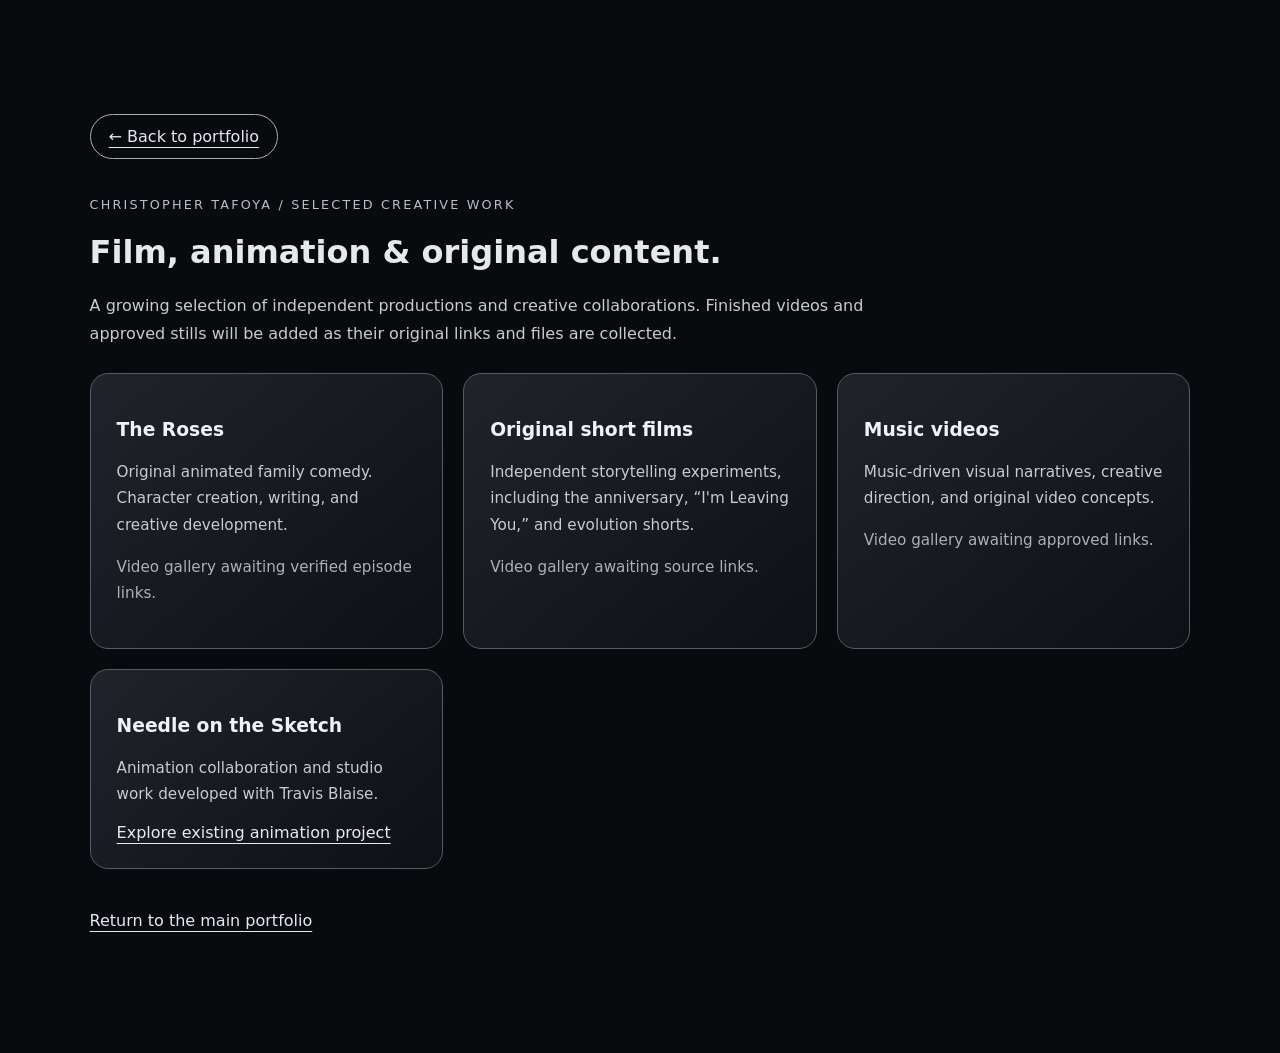
<file: film-animation.html>
<!doctype html><html lang="en"><head><meta charset="utf-8"><meta name="viewport" content="width=device-width,initial-scale=1"><title>Film &amp; Animation | Christopher Tafoya</title><meta name="description" content="Original animation, short films and music videos by Christopher Tafoya."><style id="portfolio-additions">.portfolio-additions{padding:clamp(48px,8vw,110px) max(22px,7vw);background:#090a0e;color:#e6e8ed}.portfolio-additions h2,.portfolio-additions h1{color:#e6e8ed;line-height:1.16}.portfolio-additions p{max-width:850px;line-height:1.75;color:#c7cbd3}.portfolio-additions .tiles{display:grid;grid-template-columns:repeat(auto-fit,minmax(min(100%,270px),1fr));gap:20px;margin-top:25px}.portfolio-additions .tile{padding:26px;border:1px solid #555b68;border-radius:18px;background:linear-gradient(140deg,#20232a,#0e1015);min-width:0}.portfolio-additions .tile h3{color:#f1f2f5}.portfolio-additions a{color:#e5e9f2;text-underline-offset:5px}.portfolio-additions .eyebrow{letter-spacing:.17em;text-transform:uppercase;font-size:.8rem;color:#b9beca}.portfolio-additions .year{color:#aab2c0;font-size:.85rem}.portfolio-additions .release-grid{display:grid;grid-template-columns:repeat(auto-fit,minmax(min(100%,170px),1fr));gap:18px;margin:26px 0}.portfolio-additions .release{border:1px solid #555b68;border-radius:14px;padding:12px;background:#15171d}.portfolio-additions .release img{width:100%;aspect-ratio:1;object-fit:cover;border-radius:9px}.portfolio-additions .release strong{display:block;margin-top:9px}.portfolio-additions .release a{display:inline-block;margin-top:8px}.portfolio-additions .action{display:inline-block;padding:12px 18px;border:1px solid #a6abb6;border-radius:100px;margin:12px 12px 0 0}.portfolio-additions .note{font-size:.9rem;color:#abb0ba}.portfolio-additions .tile p{font-size:.95rem}</style></head><body style="margin:0;background:#090a0e;color:#eee;font-family:system-ui,-apple-system,sans-serif"><main class="portfolio-additions"><a href="index.html" class="action">← Back to portfolio</a><div class="eyebrow" style="margin-top:38px">Christopher Tafoya / Selected creative work</div><h1>Film, animation &amp; original content.</h1><p>A growing selection of independent productions and creative collaborations. Finished videos and approved stills will be added as their original links and files are collected.</p><div class="tiles"><article class="tile"><h3>The Roses</h3><p>Original animated family comedy. Character creation, writing, and creative development.</p><p class="note">Video gallery awaiting verified episode links.</p></article><article class="tile"><h3>Original short films</h3><p>Independent storytelling experiments, including the anniversary, “I'm Leaving You,” and evolution shorts.</p><p class="note">Video gallery awaiting source links.</p></article><article class="tile"><h3>Music videos</h3><p>Music-driven visual narratives, creative direction, and original video concepts.</p><p class="note">Video gallery awaiting approved links.</p></article><article class="tile"><h3>Needle on the Sketch</h3><p>Animation collaboration and studio work developed with Travis Blaise.</p><a href="needle.html">Explore existing animation project</a></article></div><p style="margin-top:38px"><a href="index.html">Return to the main portfolio</a></p></main></body></html>
</file>
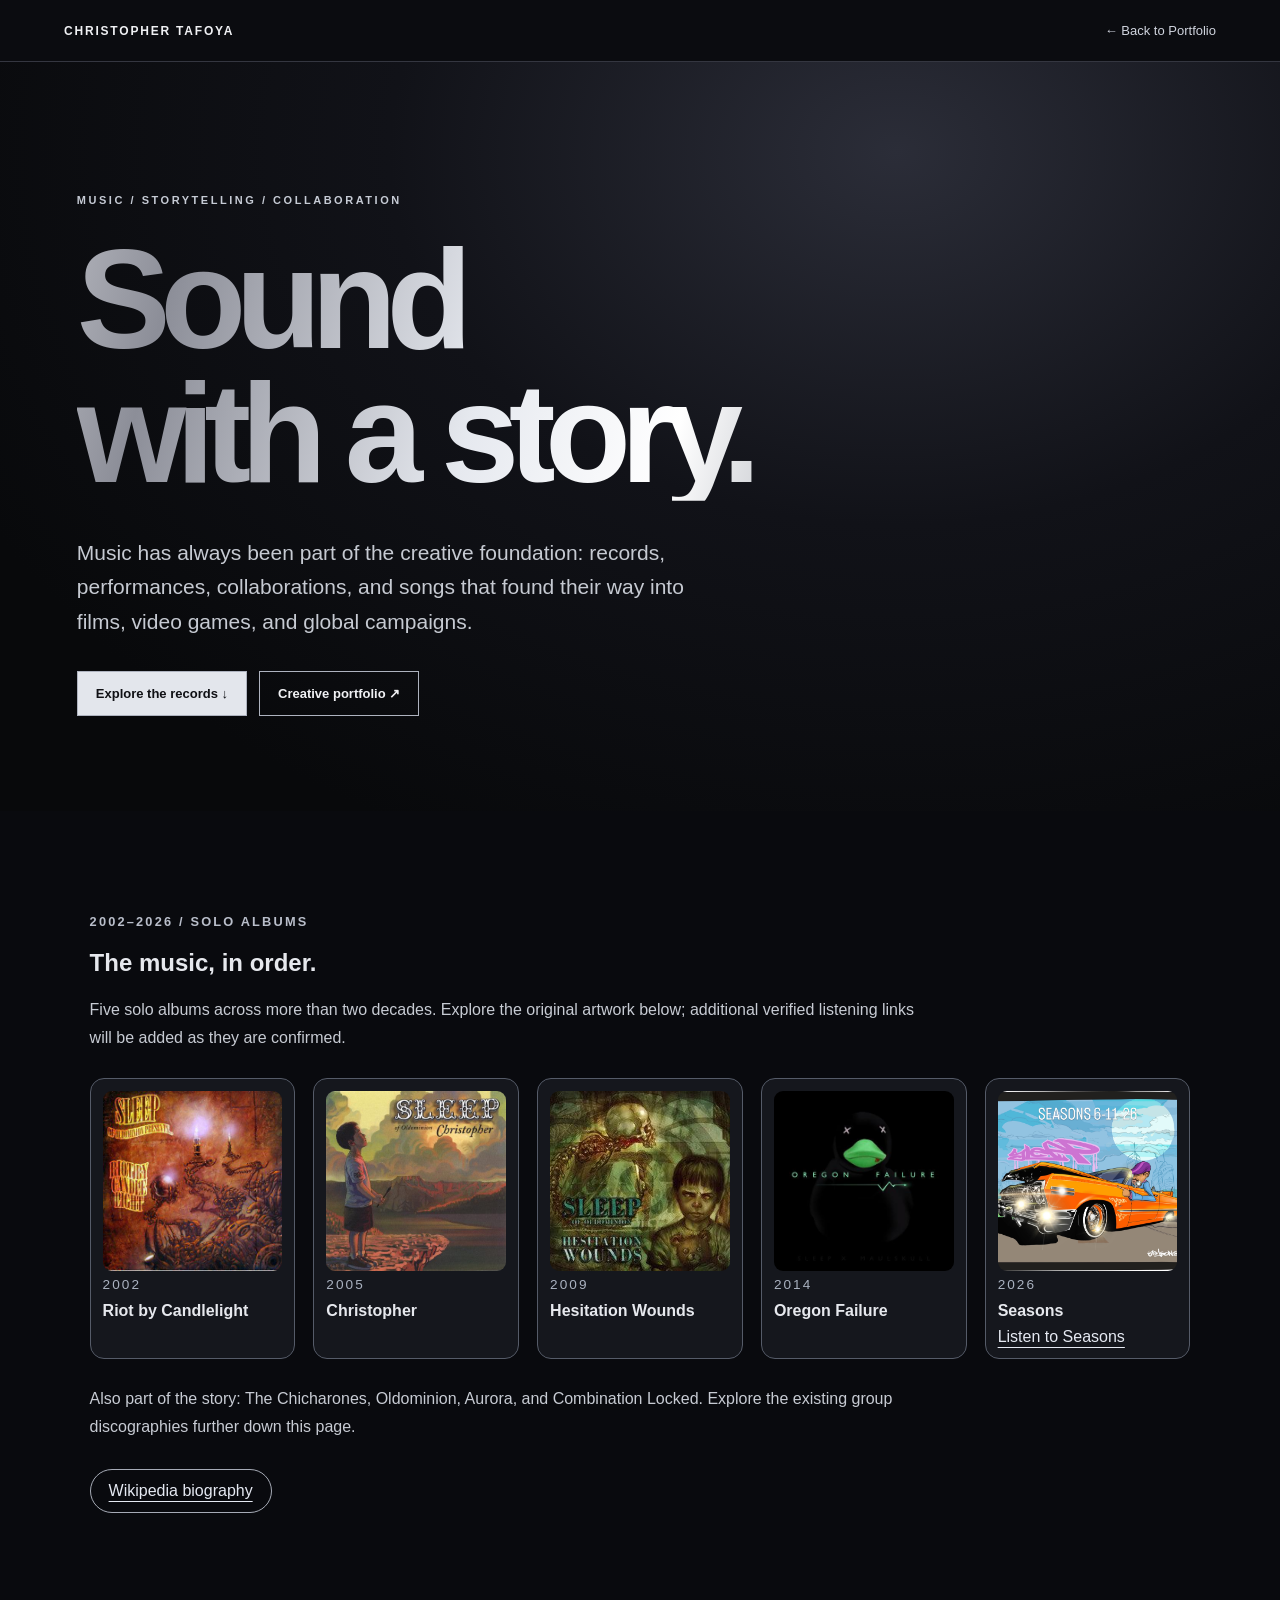
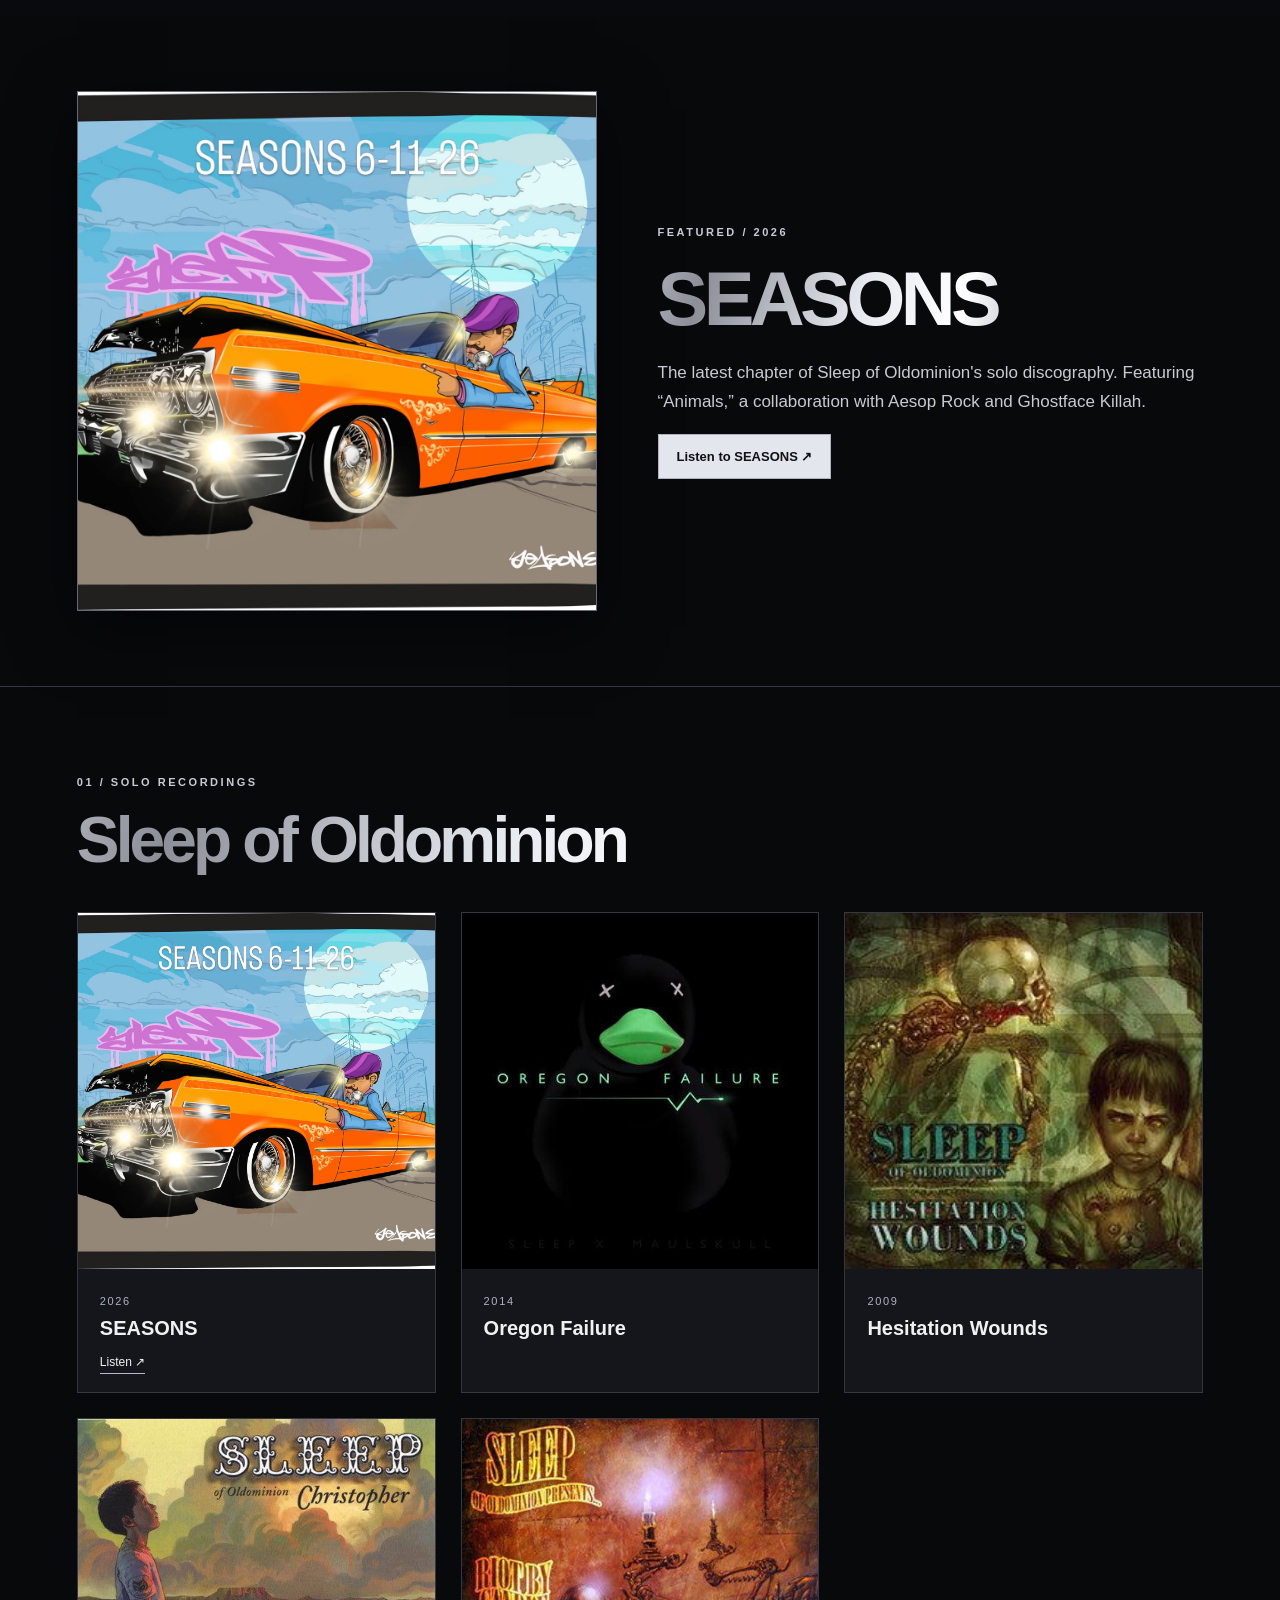
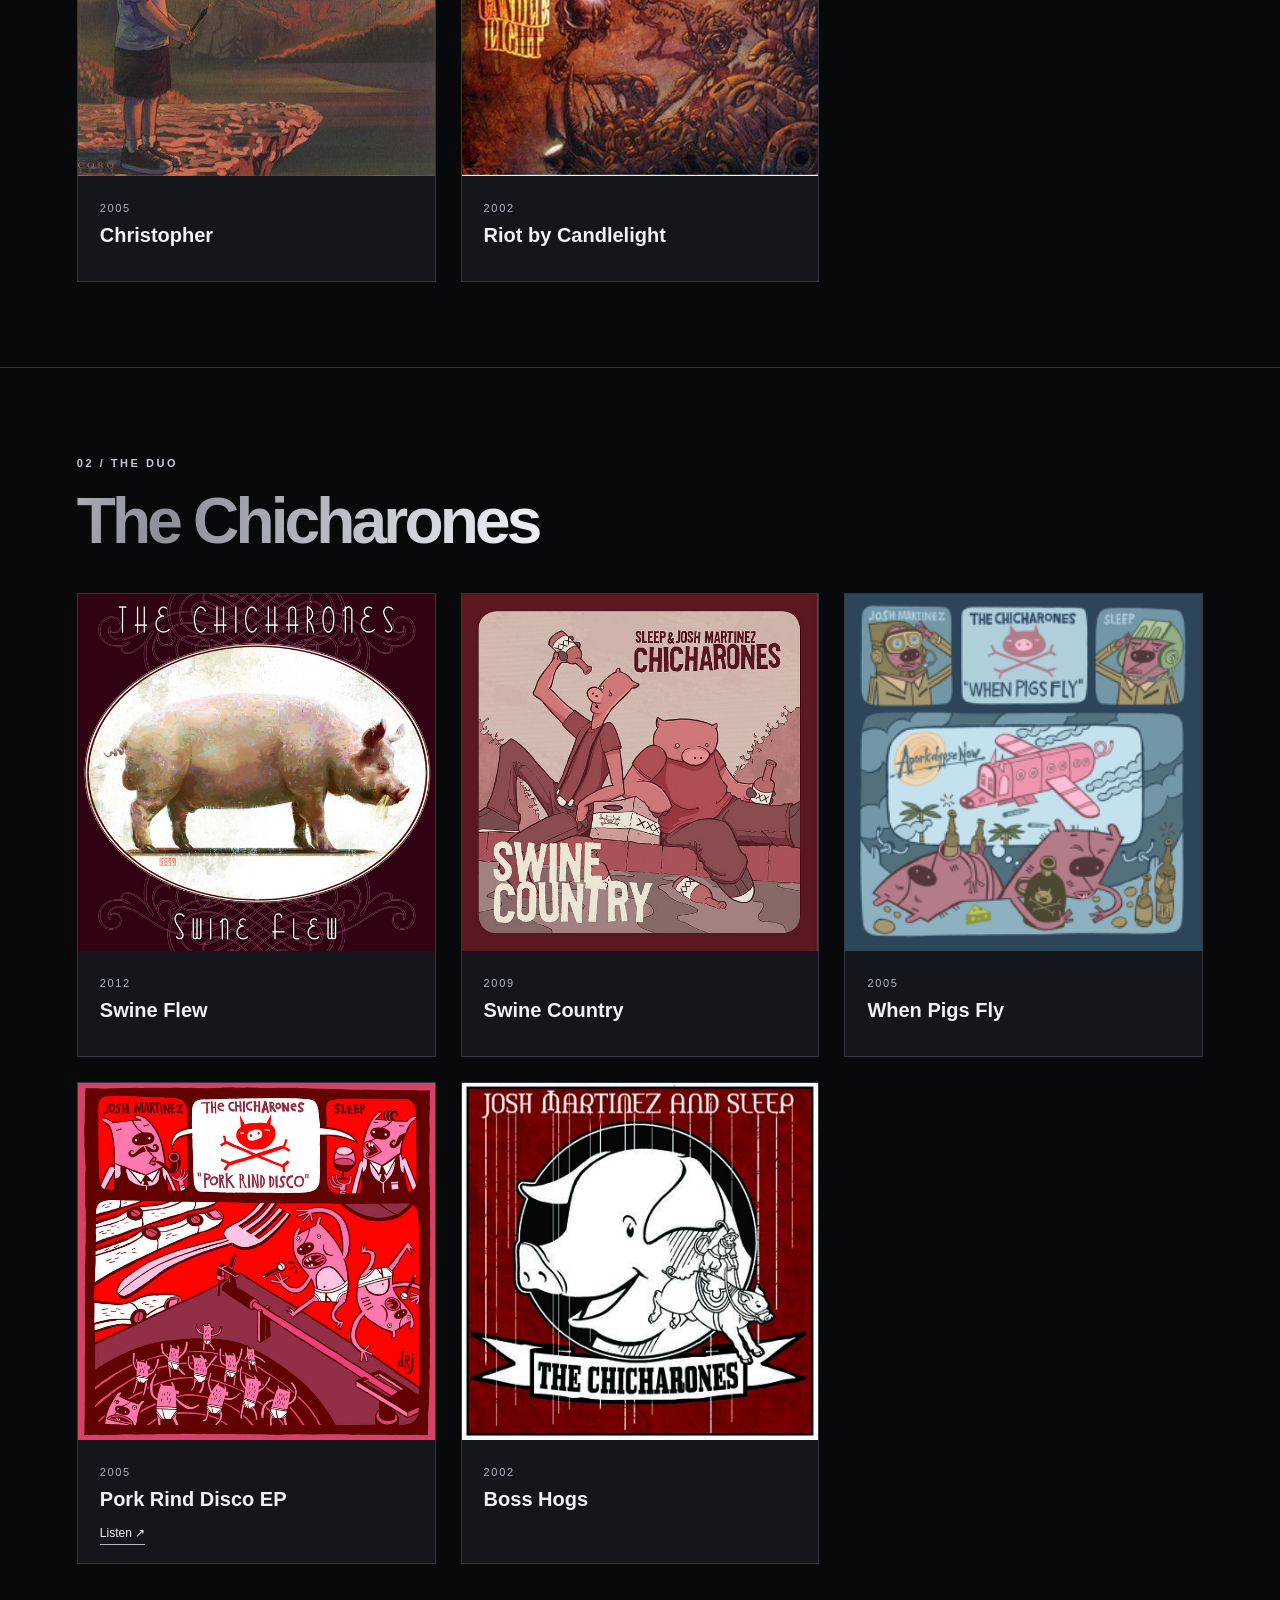
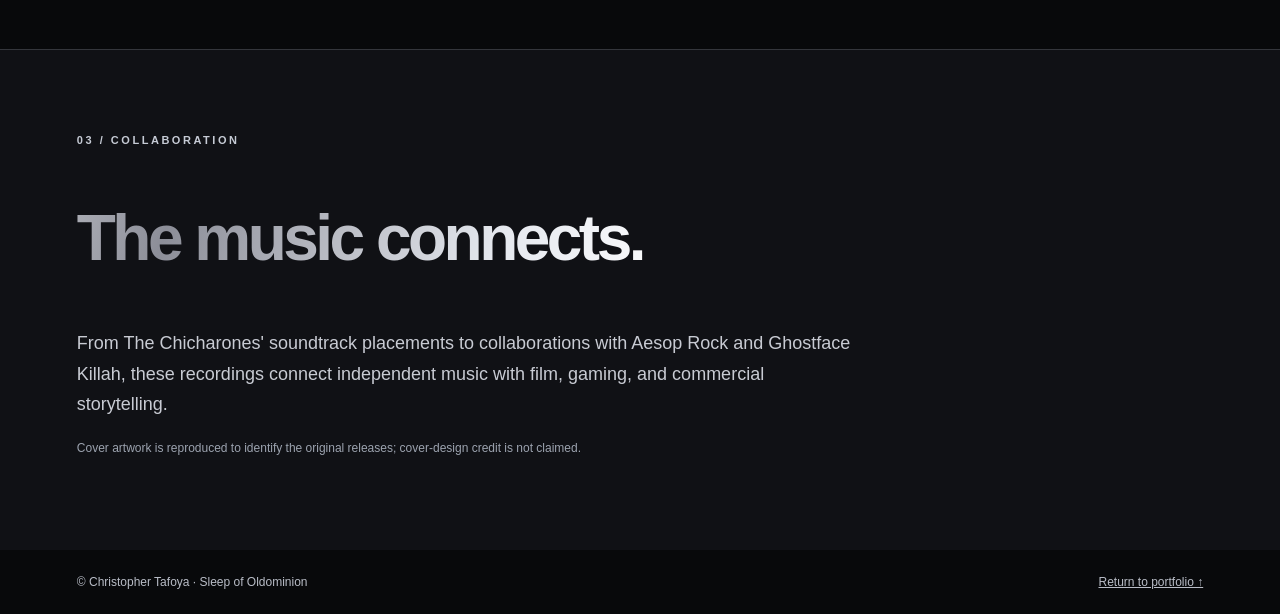
<file: music.html>
<!DOCTYPE html>

<html lang="en"><head><meta charset="utf-8"/><meta content="width=device-width,initial-scale=1" name="viewport"/><meta content="Music and discography of Sleep of Oldominion and The Chicharones" name="description"/><title>Music &amp; Discography — Christopher Tafoya</title><style>
:root{color-scheme:dark}*{box-sizing:border-box}html{scroll-behavior:smooth}body{margin:0;background:#08090b;color:#f0f1f4;font-family:Arial,Helvetica,sans-serif}a{color:inherit}header{display:flex;align-items:center;justify-content:space-between;gap:18px;padding:23px clamp(22px,5vw,80px);border-bottom:1px solid #343640;background:#0b0c10}.brand{font-size:12px;font-weight:800;letter-spacing:.15em;text-decoration:none}.back{font-size:13px;text-decoration:none;color:#d0d4de}.hero{padding:clamp(65px,10vw,140px) clamp(22px,6vw,100px) 95px;background:radial-gradient(ellipse at 70% 12%,#2b2d38 0%,#111218 40%,#08090b 82%)}.eyebrow,.section-tag{font-size:11px;letter-spacing:.23em;font-weight:700;color:#c6cbd5}.hero h1{font-size:clamp(55px,11vw,150px);line-height:.95;letter-spacing:-.075em;margin:25px 0 35px;max-width:1100px}.foil{background:linear-gradient(105deg,#7d808a 0%,#f6f7fa 12%,#8c8e98 25%,#e6e9ef 38%,#fff 46%,#767c89 58%,#f4f6f9 70%,#949aa7 84%,#f9fbff 100%);background-size:230% 100%;background-position:var(--shine,38%) center;-webkit-background-clip:text;background-clip:text;color:transparent;-webkit-text-fill-color:transparent}.hero p{max-width:650px;color:#c6cad2;font-size:clamp(17px,2vw,21px);line-height:1.65}.hero-actions{margin-top:32px;display:flex;flex-wrap:wrap;gap:12px}.btn{display:inline-block;padding:14px 18px;border:1px solid #aeb3bf;text-decoration:none;font-size:13px;font-weight:700}.btn.primary{background:#e3e6ec;color:#101115}.feature{display:grid;grid-template-columns:minmax(0,1fr) minmax(0,1fr);gap:35px;padding:75px clamp(22px,6vw,100px);align-items:center;border-bottom:1px solid #353740}.feature-art{aspect-ratio:1;background:radial-gradient(circle at 50% 35%,#a4a7b6,#42444f 35%,#14151b 72%);border:1px solid #676a76;display:flex;flex-direction:column;justify-content:space-between;padding:9%;max-width:520px;box-shadow:0 18px 60px #0008}.feature-art .overline{letter-spacing:.22em;font-size:13px}.feature-art strong{font-size:clamp(50px,8vw,115px);line-height:.87;letter-spacing:-.09em;overflow-wrap:anywhere}.feature-copy h2{font-size:clamp(40px,6vw,76px);letter-spacing:-.06em;margin:15px 0}.feature-copy p{font-size:17px;color:#c9cbd1;line-height:1.7;max-width:570px}.catalog{padding:85px clamp(22px,6vw,100px);border-bottom:1px solid #34363c}.catalog h2{font-size:clamp(35px,5vw,65px);letter-spacing:-.06em;margin:13px 0 35px}.albums{display:grid;grid-template-columns:repeat(3,minmax(0,1fr));gap:25px}.album{min-width:0;background:#15161b;border:1px solid #343640}.art{aspect-ratio:1;padding:8%;display:flex;flex-direction:column;justify-content:space-between;overflow:hidden;position:relative;background:linear-gradient(135deg,#4b4c5d,#15161c 70%)}.art:after{content:'';position:absolute;inset:-70%;background:linear-gradient(105deg,transparent 42%,#ffffff1c 49%,transparent 56%);transform:rotate(8deg);pointer-events:none}.art-1{background:linear-gradient(135deg,#5b514d,#242127 70%)}.art-2{background:linear-gradient(135deg,#43545b,#141a20 70%)}.art-3{background:linear-gradient(135deg,#4f4258,#17131d 70%)}.art-4{background:linear-gradient(135deg,#51595a,#181b1b 70%)}.art-mark,.art-year{font-size:11px;letter-spacing:.18em;color:#e1e1e7}.art strong{font-size:clamp(25px,3.3vw,54px);line-height:1.02;letter-spacing:-.065em;overflow-wrap:anywhere}.album-details{padding:22px}.year{font-size:11px;letter-spacing:.15em;color:#aeb3bf}.album h3{font-size:20px;margin:8px 0 12px}.album-link{font-size:12px;text-decoration:none;border-bottom:1px solid #b4b9c4;padding-bottom:4px}.collab{padding:80px clamp(22px,6vw,100px);background:#101115}.collab h2{font-size:clamp(36px,5vw,64px);letter-spacing:-.055em}.collab p{max-width:780px;color:#c8cbd3;font-size:18px;line-height:1.7}.note{font-size:12px!important;color:#9ca3af!important}footer{padding:25px clamp(22px,6vw,100px);font-size:12px;color:#b9bdc7;display:flex;justify-content:space-between;gap:20px}@media(max-width:850px){.feature{grid-template-columns:1fr}.albums{grid-template-columns:repeat(2,minmax(0,1fr))}}@media(max-width:520px){.albums{grid-template-columns:1fr}.hero{padding-top:70px;padding-bottom:65px}.feature{padding-top:55px;padding-bottom:55px}.art strong{font-size:clamp(38px,10vw,64px)}footer{flex-direction:column}}@media(prefers-reduced-motion:reduce){html{scroll-behavior:auto}}

.art,.feature-art{padding:0;background:#15161b;display:block;overflow:hidden}.art img,.feature-art img{display:block;width:100%;height:100%;object-fit:cover}.art:after{display:none}.feature-art{aspect-ratio:1}.album img{transition:transform .35s ease}.album:hover img{transform:scale(1.035)}@media(prefers-reduced-motion:reduce){.album img{transition:none}}</style><style id="portfolio-additions">.portfolio-additions{padding:clamp(48px,8vw,110px) max(22px,7vw);background:#090a0e;color:#e6e8ed}.portfolio-additions h2,.portfolio-additions h1{color:#e6e8ed;line-height:1.16}.portfolio-additions p{max-width:850px;line-height:1.75;color:#c7cbd3}.portfolio-additions .tiles{display:grid;grid-template-columns:repeat(auto-fit,minmax(min(100%,270px),1fr));gap:20px;margin-top:25px}.portfolio-additions .tile{padding:26px;border:1px solid #555b68;border-radius:18px;background:linear-gradient(140deg,#20232a,#0e1015);min-width:0}.portfolio-additions .tile h3{color:#f1f2f5}.portfolio-additions a{color:#e5e9f2;text-underline-offset:5px}.portfolio-additions .eyebrow{letter-spacing:.17em;text-transform:uppercase;font-size:.8rem;color:#b9beca}.portfolio-additions .year{color:#aab2c0;font-size:.85rem}.portfolio-additions .release-grid{display:grid;grid-template-columns:repeat(auto-fit,minmax(min(100%,170px),1fr));gap:18px;margin:26px 0}.portfolio-additions .release{border:1px solid #555b68;border-radius:14px;padding:12px;background:#15171d}.portfolio-additions .release img{width:100%;aspect-ratio:1;object-fit:cover;border-radius:9px}.portfolio-additions .release strong{display:block;margin-top:9px}.portfolio-additions .release a{display:inline-block;margin-top:8px}.portfolio-additions .action{display:inline-block;padding:12px 18px;border:1px solid #a6abb6;border-radius:100px;margin:12px 12px 0 0}.portfolio-additions .note{font-size:.9rem;color:#abb0ba}.portfolio-additions .tile p{font-size:.95rem}</style></head><body><header><a class="brand" href="index.html">CHRISTOPHER TAFOYA</a><a class="back" href="index.html">← Back to Portfolio</a></header><main><section class="hero"><span class="eyebrow">MUSIC / STORYTELLING / COLLABORATION</span><h1 class="foil">Sound<br/>with a story.</h1><p>Music has always been part of the creative foundation: records, performances, collaborations, and songs that found their way into films, video games, and global campaigns.</p><div class="hero-actions"><a class="btn primary" href="#solo">Explore the records ↓</a><a class="btn" href="index.html#work">Creative portfolio ↗</a></div></section><section class="portfolio-additions" id="chronology"><div class="eyebrow">2002–2026 / Solo albums</div><h2>The music, in order.</h2><p>Five solo albums across more than two decades. Explore the original artwork below; additional verified listening links will be added as they are confirmed.</p><div class="release-grid"><article class="release"><img alt="Riot by Candlelight album artwork" loading="lazy" src="riot-by-candlelight.jpg"/><span class="year">2002</span><strong>Riot by Candlelight</strong></article><article class="release"><img alt="Christopher album artwork" loading="lazy" src="christopher.jpg"/><span class="year">2005</span><strong>Christopher</strong></article><article class="release"><img alt="Hesitation Wounds album artwork" loading="lazy" src="hesitation-wounds.jpg"/><span class="year">2009</span><strong>Hesitation Wounds</strong></article><article class="release"><img alt="Oregon Failure album artwork" loading="lazy" src="oregon-failure.jpg"/><span class="year">2014</span><strong>Oregon Failure</strong></article><article class="release"><img alt="Seasons album artwork" loading="lazy" src="seasons.jpg"/><span class="year">2026</span><strong>Seasons</strong><a href="https://sleepofoldominion.bandcamp.com/album/seasons" rel="noopener noreferrer" target="_blank">Listen to Seasons</a></article></div><p>Also part of the story: The Chicharones, Oldominion, Aurora, and Combination Locked. Explore the existing group discographies further down this page.</p><a class="action" href="https://en.wikipedia.org/wiki/Sleep_(rapper)" rel="noopener noreferrer" target="_blank">Wikipedia biography</a></section><section class="feature"><div class="feature-art"><img alt="SEASONS album cover" loading="eager" src="seasons.jpg"/></div><div class="feature-copy"><span class="section-tag">FEATURED / 2026</span><h2 class="foil">SEASONS</h2><p>The latest chapter of Sleep of Oldominion's solo discography. Featuring “Animals,” a collaboration with Aesop Rock and Ghostface Killah.</p><a class="btn primary" href="https://sleepofoldominion.bandcamp.com/album/seasons" rel="noopener noreferrer" target="_blank">Listen to SEASONS ↗</a></div></section><section class="catalog" id="solo"><span class="section-tag">01 / SOLO RECORDINGS</span><h2 class="foil">Sleep of Oldominion</h2><div class="albums"><article class="album"><div aria-label="Original release cover for SEASONS" class="art art-0" role="img"><img alt="SEASONS album cover" loading="lazy" src="seasons.jpg"/></div><div class="album-details"><span class="year">2026</span><h3>SEASONS</h3><a class="album-link" href="https://sleepofoldominion.bandcamp.com/album/seasons" rel="noopener" target="_blank">Listen ↗</a></div></article><article class="album"><div aria-label="Original release cover for Oregon Failure" class="art art-1" role="img"><img alt="Oregon Failure album cover" loading="lazy" src="oregon-failure.jpg"/></div><div class="album-details"><span class="year">2014</span><h3>Oregon Failure</h3></div></article><article class="album"><div aria-label="Original release cover for Hesitation Wounds" class="art art-2" role="img"><img alt="Hesitation Wounds album cover" loading="lazy" src="hesitation-wounds.jpg"/></div><div class="album-details"><span class="year">2009</span><h3>Hesitation Wounds</h3></div></article><article class="album"><div aria-label="Original release cover for Christopher" class="art art-3" role="img"><img alt="Christopher album cover" loading="lazy" src="christopher.jpg"/></div><div class="album-details"><span class="year">2005</span><h3>Christopher</h3></div></article><article class="album"><div aria-label="Original release cover for Riot by Candlelight" class="art art-4" role="img"><img alt="Riot by Candlelight album cover" loading="lazy" src="riot-by-candlelight.jpg"/></div><div class="album-details"><span class="year">2002</span><h3>Riot by Candlelight</h3></div></article></div></section><section class="catalog" id="chicharones"><span class="section-tag">02 / THE DUO</span><h2 class="foil">The Chicharones</h2><div class="albums"><article class="album"><div aria-label="Original release cover for Swine Flew" class="art art-0" role="img"><img alt="Swine Flew album cover" loading="lazy" src="swine-flew.jpg"/></div><div class="album-details"><span class="year">2012</span><h3>Swine Flew</h3></div></article><article class="album"><div aria-label="Original release cover for Swine Country" class="art art-1" role="img"><img alt="Swine Country album cover" loading="lazy" src="swine-country.jpg"/></div><div class="album-details"><span class="year">2009</span><h3>Swine Country</h3></div></article><article class="album"><div aria-label="Original release cover for When Pigs Fly" class="art art-2" role="img"><img alt="When Pigs Fly album cover" loading="lazy" src="when-pigs-fly.png"/></div><div class="album-details"><span class="year">2005</span><h3>When Pigs Fly</h3></div></article><article class="album"><div aria-label="Original release cover for Pork Rind Disco EP" class="art art-3" role="img"><img alt="Pork Rind Disco EP album cover" loading="lazy" src="pork-rind-disco-ep.jpg"/></div><div class="album-details"><span class="year">2005</span><h3>Pork Rind Disco EP</h3><a class="album-link" href="https://camobearrecords.bandcamp.com/album/pork-rind-disco-ep" rel="noopener" target="_blank">Listen ↗</a></div></article><article class="album"><div aria-label="Original release cover for Boss Hogs" class="art art-4" role="img"><img alt="Boss Hogs album cover" loading="lazy" src="boss-hogs.jpg"/></div><div class="album-details"><span class="year">2002</span><h3>Boss Hogs</h3></div></article></div></section><section class="collab"><span class="section-tag">03 / COLLABORATION</span><h2 class="foil">The music connects.</h2><p>From The Chicharones' soundtrack placements to collaborations with Aesop Rock and Ghostface Killah, these recordings connect independent music with film, gaming, and commercial storytelling.</p><p class="note">Cover artwork is reproduced to identify the original releases; cover-design credit is not claimed.</p></section></main><footer><span>© Christopher Tafoya · Sleep of Oldominion</span><a href="index.html">Return to portfolio ↑</a></footer><script>addEventListener('scroll',()=>{const p=38+((scrollY%1200)/1200)*48;document.querySelectorAll('.foil').forEach(e=>e.style.setProperty('--shine',p+'%'))},{passive:true})</script></body></html>
</file>
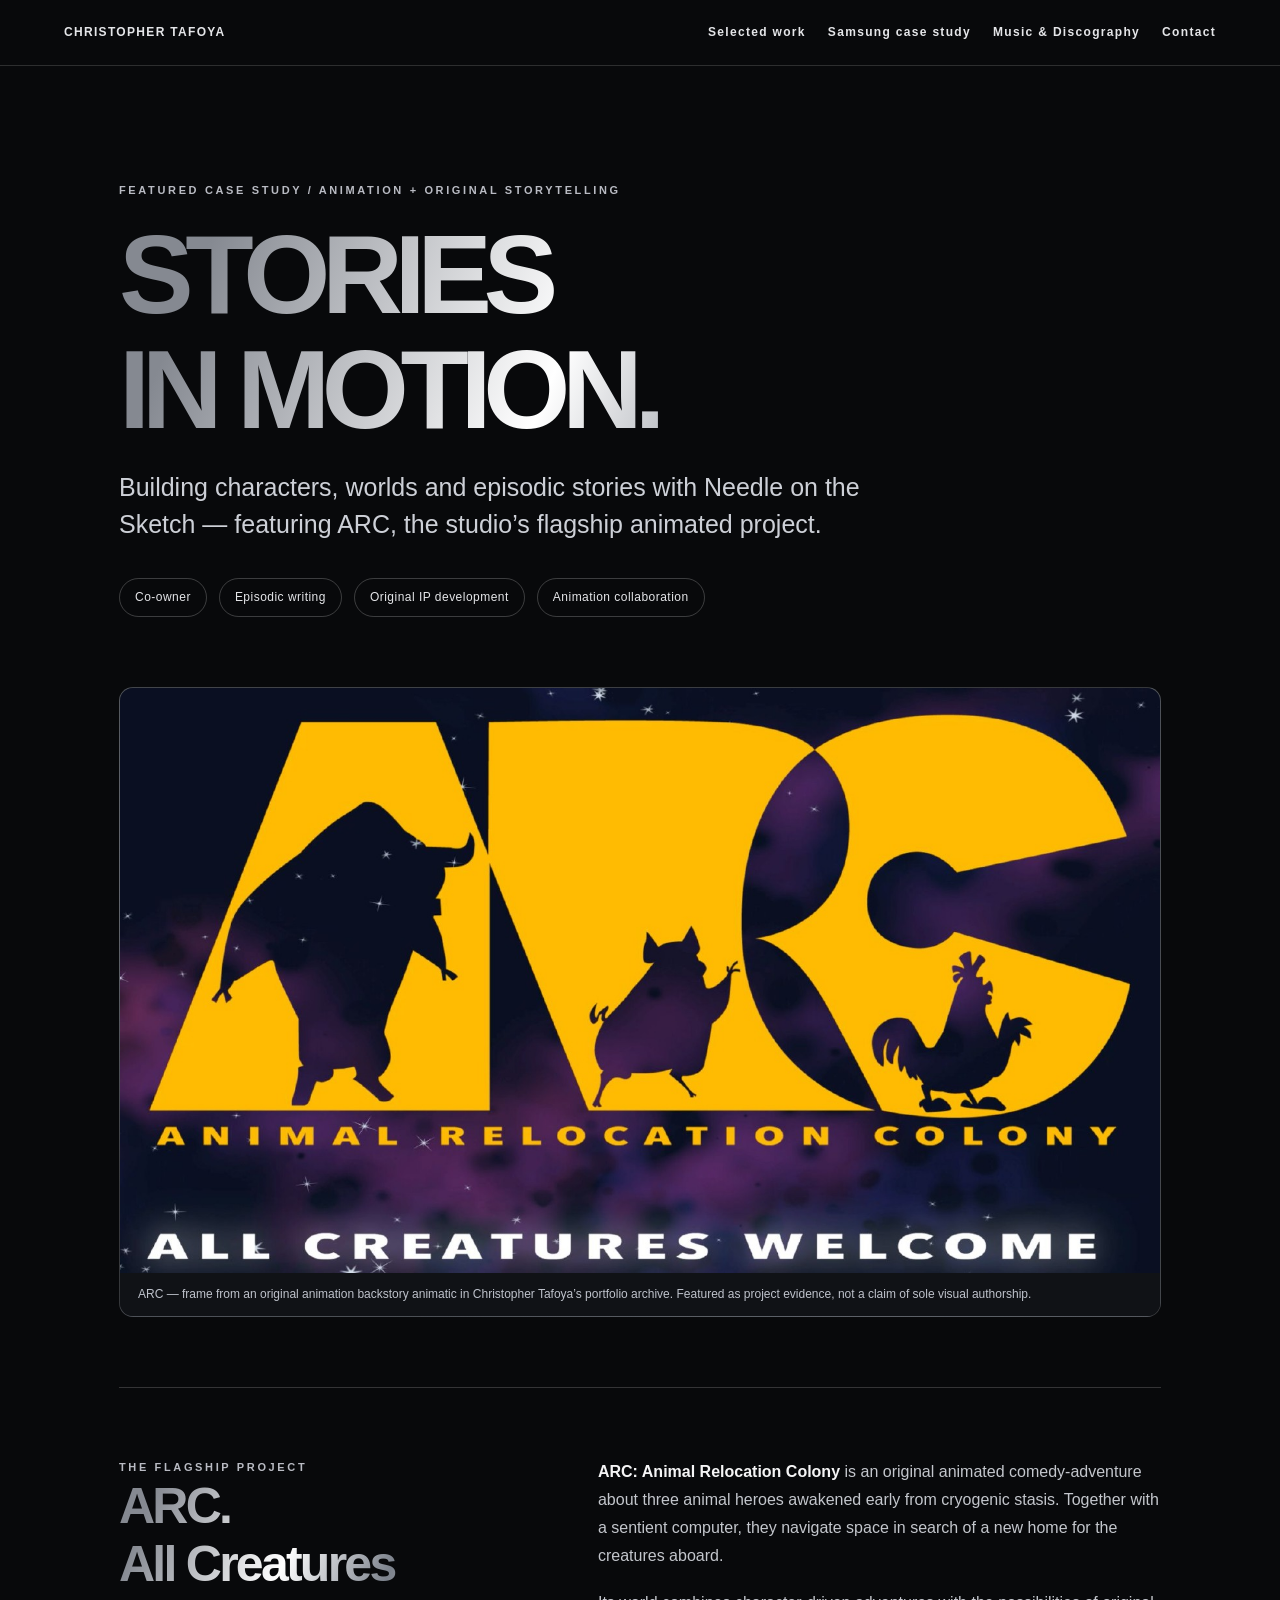
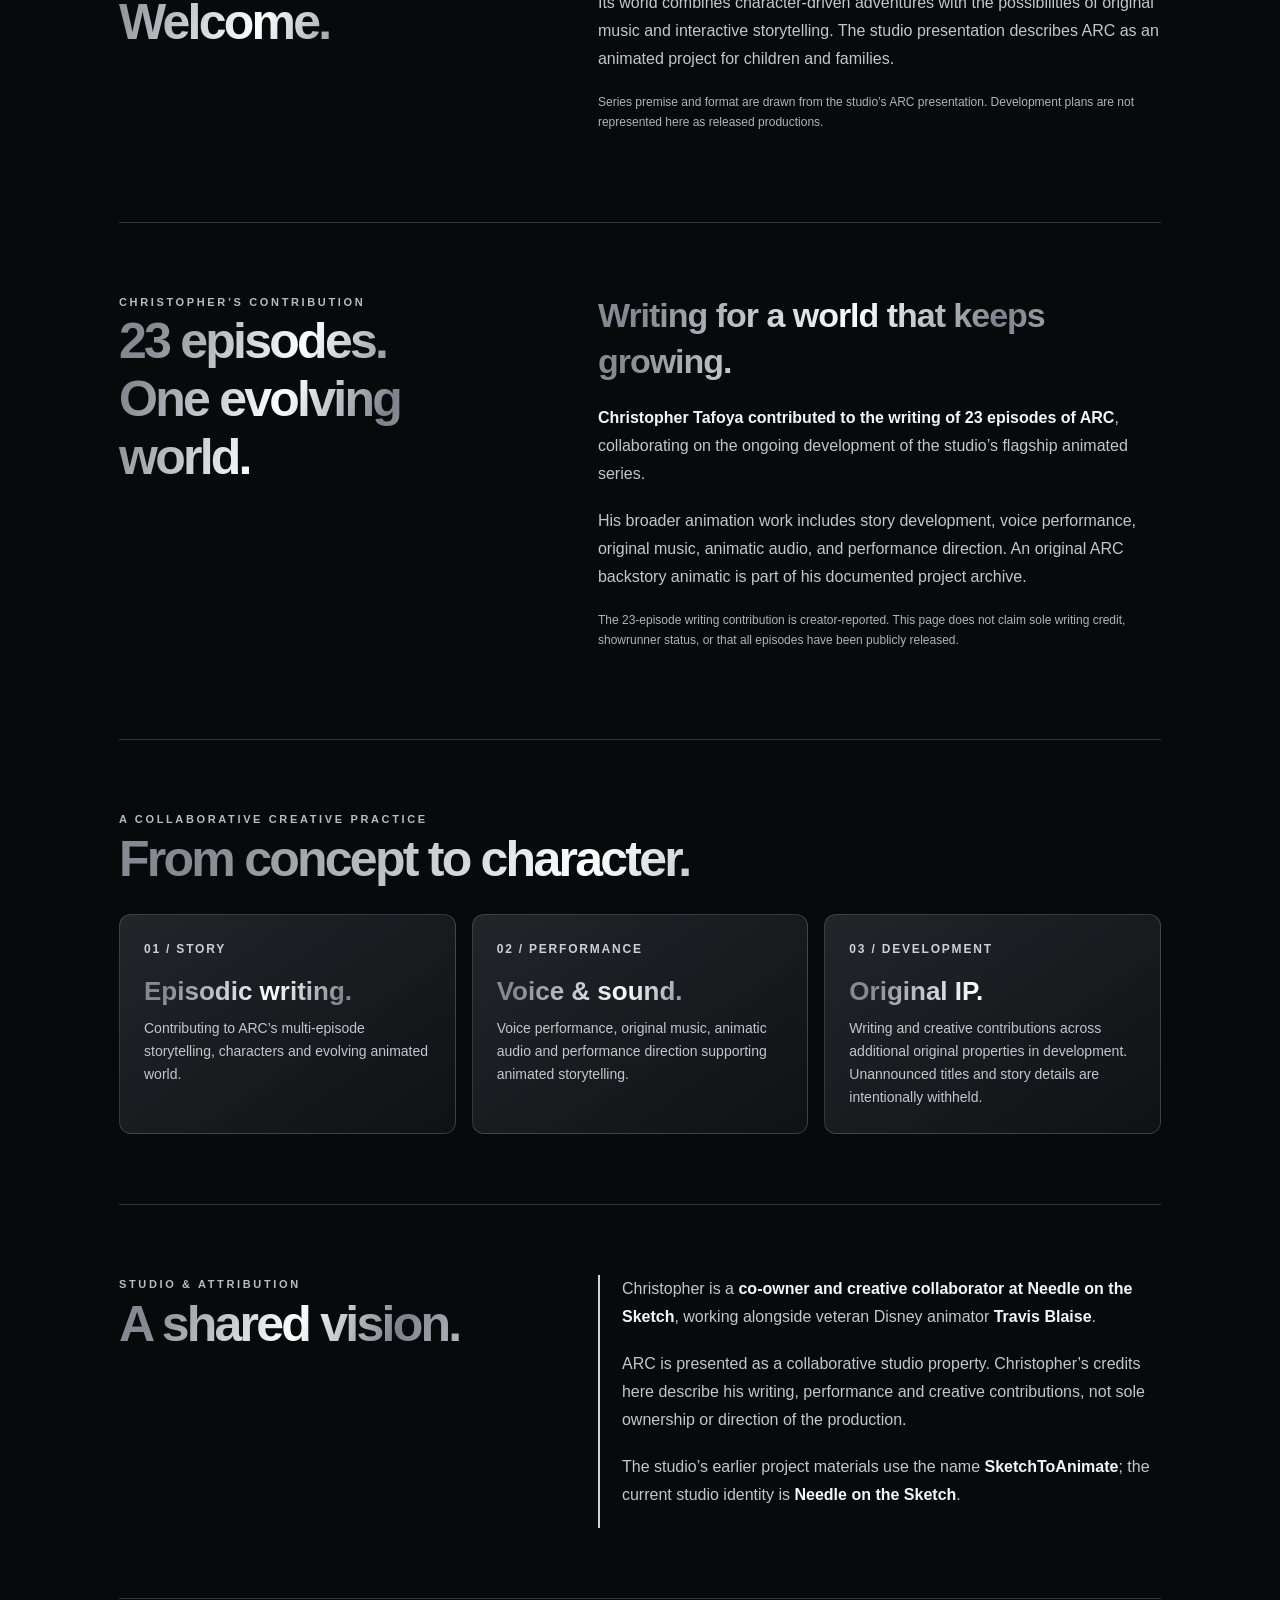
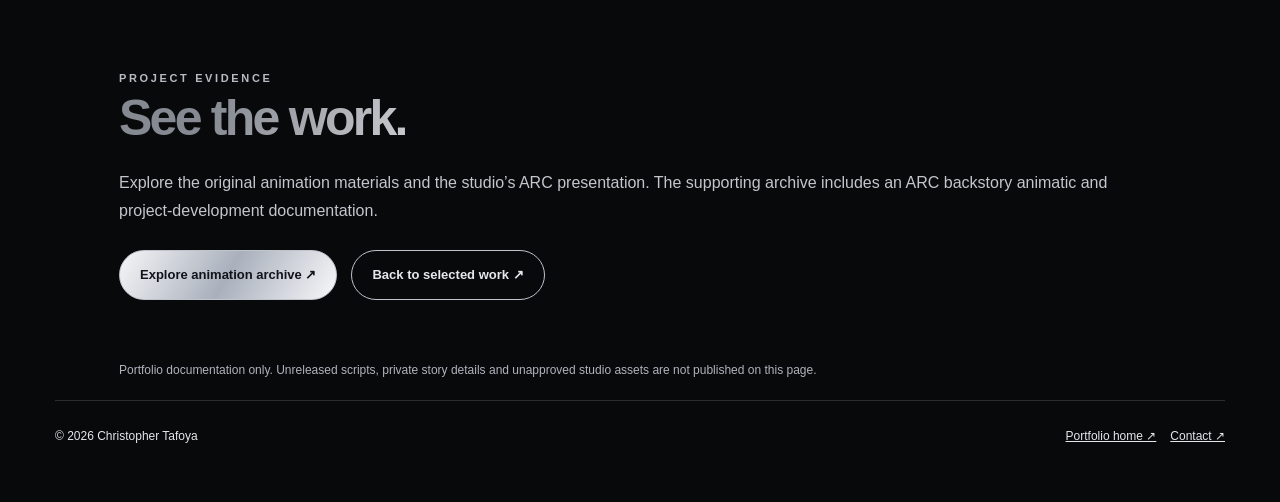
<file: needle.html>
<!doctype html><html lang="en"><head><meta charset="utf-8"><meta name="viewport" content="width=device-width,initial-scale=1"><meta name="description" content="Needle on the Sketch animation and ARC case study — Christopher Tafoya, contributing writer on 23 episodes and creative collaborator."><title>Needle on the Sketch / ARC | Christopher Tafoya</title><style>
:root{color-scheme:dark}*{box-sizing:border-box}html{scroll-behavior:smooth}body{margin:0;background:#08090b;color:#e5e6e9;font:16px/1.75 -apple-system,BlinkMacSystemFont,'Segoe UI',Arial,sans-serif;overflow-wrap:break-word}a{color:inherit}a:focus-visible{outline:2px solid white;outline-offset:4px}header{display:flex;justify-content:space-between;align-items:center;gap:16px;padding:22px clamp(20px,5vw,76px);border-bottom:1px solid #ffffff26;flex-wrap:wrap}header a{text-decoration:none;font-size:12px;font-weight:700;letter-spacing:.11em}header nav{display:flex;gap:22px;flex-wrap:wrap}.shell{max-width:1170px;margin:auto;padding:0 clamp(20px,5vw,68px)}.eyebrow{font-size:11px;letter-spacing:.24em;text-transform:uppercase;color:#b9bbc3;font-weight:700}.hero{padding:clamp(65px,9vw,125px) 0 40px}.foil{background:linear-gradient(112deg,#858991 4%,#fff 20%,#7c828c 31%,#f7f8fa 47%,#858b95 59%,#fff 74%,#9299a5 89%,#fafafa 100%);background-size:230% 100%;-webkit-background-clip:text;background-clip:text;color:transparent;animation:foilflow 9s ease-in-out infinite alternate}@keyframes foilflow{0%{background-position:0% 50%}100%{background-position:100% 50%}}h1{font-size:clamp(48px,10vw,112px);line-height:1.02;letter-spacing:-.075em;margin:18px 0 22px;font-weight:850}h2{font-size:clamp(28px,4.5vw,50px);line-height:1.16;letter-spacing:-.055em;margin:0 0 22px}.dek{font-size:clamp(18px,2.6vw,25px);line-height:1.5;max-width:790px;color:#cdd0d7}.hero-art{margin:30px 0 0;position:relative;overflow:hidden;border:1px solid #ffffff2c;border-radius:14px;min-height:290px;background:radial-gradient(ellipse at 75% 30%,#5e6570,transparent 55%),linear-gradient(145deg,#292e36,#0b0d11)}.hero-art img{display:block;width:100%;max-height:600px;min-height:290px;object-fit:cover;object-position:center}.hero-art figcaption{padding:12px 18px;font-size:12px;color:#bec2cb;background:#101216}.meta{display:flex;flex-wrap:wrap;gap:12px;margin:34px 0 0}.meta span{border:1px solid #ffffff36;border-radius:50px;padding:8px 15px;font-size:12px;letter-spacing:.04em}.divider{border-top:1px solid #ffffff2d;margin:70px 0}.two{display:grid;grid-template-columns:1fr 1.4fr;gap:clamp(25px,6vw,90px)}p{margin:0 0 19px;color:#c3c6cc}strong{color:#f5f5f6}.steps{display:grid;grid-template-columns:repeat(3,minmax(0,1fr));gap:16px;margin-top:26px}.step{padding:24px;border:1px solid #ffffff28;background:linear-gradient(145deg,#22252a,#101114);border-radius:12px;min-width:0}.step b{display:block;font-size:12px;color:#cdd0d5;letter-spacing:.15em;margin-bottom:16px}.step h3{font-size:clamp(19px,2.5vw,26px);line-height:1.2;margin:0 0 10px}.step p{font-size:14px;line-height:1.65;margin:0}.links{display:flex;flex-wrap:wrap;gap:14px;margin:25px 0 60px}.btn{display:inline-block;padding:13px 20px;border:1px solid #bfc4cd;border-radius:40px;text-decoration:none;font-size:13px;font-weight:700;background:linear-gradient(120deg,#f6f6f8,#a9b0bc,#f8f8fa);color:#11141a}.btn.secondary{background:transparent;color:#e7e8ed}.note{font-size:12px;line-height:1.7;color:#aeb3bd}.bottom{border-top:1px solid #ffffff25;padding:25px 0 55px;display:flex;justify-content:space-between;gap:20px;flex-wrap:wrap;font-size:12px} @media(max-width:700px){.two,.steps{grid-template-columns:1fr}.hero{padding-top:55px}.divider{margin:48px 0}header nav{gap:14px}.hero-art img{min-height:220px}}@media(prefers-reduced-motion:reduce){.foil{animation:none}html{scroll-behavior:auto}}

.hero-art img{aspect-ratio:16/9;min-height:0;object-fit:cover}.quote{font-size:clamp(22px,3vw,34px);line-height:1.35;font-weight:750;letter-spacing:-.03em}.credit{border-left:2px solid #d0d3dc;padding-left:22px}.hero-art figcaption{line-height:1.6}.step{height:100%} .footer-links{display:flex;gap:14px;flex-wrap:wrap} @media(max-width:700px){.hero-art img{min-height:0}h1{font-size:clamp(48px,13vw,78px)}}
</style></head><body>
<header><a href="index.html">CHRISTOPHER TAFOYA</a><nav aria-label="Navigation"><a href="index.html#work">Selected work</a><a href="samsung.html">Samsung case study</a><a href="music.html">Music &amp; Discography</a><a href="index.html#contact">Contact</a></nav></header>
<main class="shell"><section class="hero"><div class="eyebrow">Featured case study / Animation + original storytelling</div><h1 class="foil">STORIES<br>IN MOTION.</h1><p class="dek">Building characters, worlds and episodic stories with Needle on the Sketch — featuring ARC, the studio’s flagship animated project.</p><div class="meta"><span>Co-owner</span><span>Episodic writing</span><span>Original IP development</span><span>Animation collaboration</span></div></section>
<figure class="hero-art"><img src="arc-frame.jpg" alt="ARC animation frame from the studio's original backstory animatic"><figcaption>ARC — frame from an original animation backstory animatic in Christopher Tafoya’s portfolio archive. Featured as project evidence, not a claim of sole visual authorship.</figcaption></figure>
<div class="divider"></div><section class="two"><div><div class="eyebrow">The flagship project</div><h2 class="foil">ARC.<br>All Creatures Welcome.</h2></div><div><p><strong>ARC: Animal Relocation Colony</strong> is an original animated comedy-adventure about three animal heroes awakened early from cryogenic stasis. Together with a sentient computer, they navigate space in search of a new home for the creatures aboard.</p><p>Its world combines character-driven adventures with the possibilities of original music and interactive storytelling. The studio presentation describes ARC as an animated project for children and families.</p><p class="note">Series premise and format are drawn from the studio’s ARC presentation. Development plans are not represented here as released productions.</p></div></section>
<div class="divider"></div><section class="two"><div><div class="eyebrow">Christopher’s contribution</div><h2 class="foil">23 episodes.<br>One evolving world.</h2></div><div><p class="quote foil">Writing for a world that keeps growing.</p><p><strong>Christopher Tafoya contributed to the writing of 23 episodes of ARC</strong>, collaborating on the ongoing development of the studio’s flagship animated series.</p><p>His broader animation work includes story development, voice performance, original music, animatic audio, and performance direction. An original ARC backstory animatic is part of his documented project archive.</p><p class="note">The 23-episode writing contribution is creator-reported. This page does not claim sole writing credit, showrunner status, or that all episodes have been publicly released.</p></div></section>
<div class="divider"></div><section><div class="eyebrow">A collaborative creative practice</div><h2 class="foil">From concept to character.</h2><div class="steps"><article class="step"><b>01 / STORY</b><h3 class="foil">Episodic writing.</h3><p>Contributing to ARC’s multi-episode storytelling, characters and evolving animated world.</p></article><article class="step"><b>02 / PERFORMANCE</b><h3 class="foil">Voice &amp; sound.</h3><p>Voice performance, original music, animatic audio and performance direction supporting animated storytelling.</p></article><article class="step"><b>03 / DEVELOPMENT</b><h3 class="foil">Original IP.</h3><p>Writing and creative contributions across additional original properties in development. Unannounced titles and story details are intentionally withheld.</p></article></div></section>
<div class="divider"></div><section class="two"><div><div class="eyebrow">Studio &amp; attribution</div><h2 class="foil">A shared vision.</h2></div><div class="credit"><p>Christopher is a <strong>co-owner and creative collaborator at Needle on the Sketch</strong>, working alongside veteran Disney animator <strong>Travis Blaise</strong>.</p><p>ARC is presented as a collaborative studio property. Christopher’s credits here describe his writing, performance and creative contributions, not sole ownership or direction of the production.</p><p>The studio’s earlier project materials use the name <strong>SketchToAnimate</strong>; the current studio identity is <strong>Needle on the Sketch</strong>.</p></div></section>
<div class="divider"></div><section><div class="eyebrow">Project evidence</div><h2 class="foil">See the work.</h2><p>Explore the original animation materials and the studio’s ARC presentation. The supporting archive includes an ARC backstory animatic and project-development documentation.</p><div class="links"><a class="btn" href="https://drive.google.com/drive/folders/1v4U54T7NlgoM12WjKwA5BbtNVhnst9Gl" target="_blank" rel="noopener noreferrer">Explore animation archive ↗</a><a class="btn secondary" href="index.html#work">Back to selected work ↗</a></div><p class="note">Portfolio documentation only. Unreleased scripts, private story details and unapproved studio assets are not published on this page.</p></section></main>
<footer class="shell bottom"><span>© 2026 Christopher Tafoya</span><div class="footer-links"><a href="index.html">Portfolio home ↗</a><a href="index.html#contact">Contact ↗</a></div></footer></body></html>
</file>
